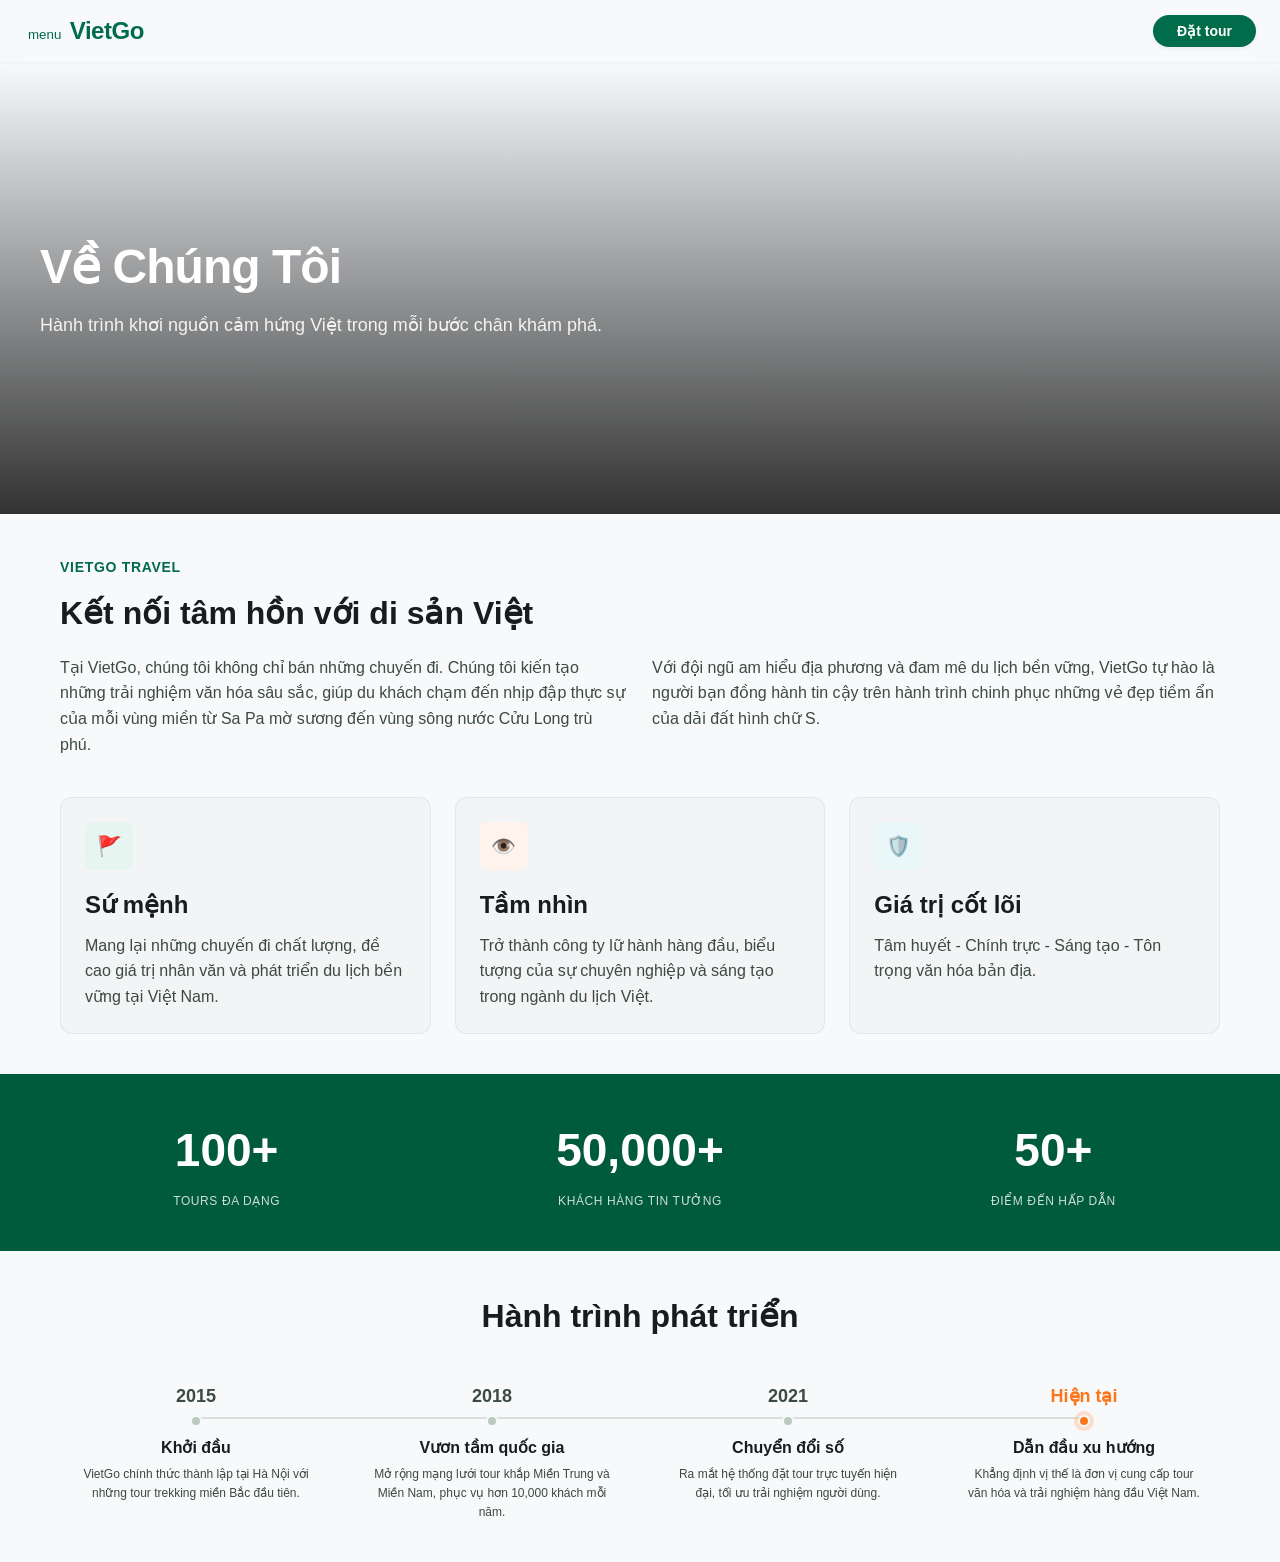
<file: about.html>
<!DOCTYPE html>
<html lang="vi">
<head>
    <meta charset="utf-8">
    <meta content="width=device-width, initial-scale=1.0" name="viewport">
    <title>Về Chúng Tôi - VietGo Travel</title>
    <link href="about.css" rel="stylesheet">
</head>
<body>

    <header class="header">
        <div>
            <button class="material-symbols-outlined menu-icon">menu</button>
            <span class="logo">VietGo</span>
        </div>
        <button class="btn-book">Đặt tour</button>
    </header>

    <main class="main-content">
        <section class="hero-section" style="background-image: linear-gradient(to top, rgba(0,0,0,0.8), rgba(0,0,0,0.4), transparent), url('https://lh3.googleusercontent.com/aida-public/[base64]');">
            <div class="hero-container">
                <h1>Về Chúng Tôi</h1>
                <p>Hành trình khơi nguồn cảm hứng Việt trong mỗi bước chân khám phá.</p>
            </div>
        </section>

        <div class="wrapper">
            <section class="intro-section">
                <span class="sub-title">VietGo Travel</span>
                <h2>Kết nối tâm hồn với di sản Việt</h2>
                <div class="intro-grid">
                    <p>Tại VietGo, chúng tôi không chỉ bán những chuyến đi. Chúng tôi kiến tạo những trải nghiệm văn hóa sâu sắc, giúp du khách chạm đến nhịp đập thực sự của mỗi vùng miền từ Sa Pa mờ sương đến vùng sông nước Cửu Long trù phú.</p>
                    <p>Với đội ngũ am hiểu địa phương và đam mê du lịch bền vững, VietGo tự hào là người bạn đồng hành tin cậy trên hành trình chinh phục những vẻ đẹp tiềm ẩn của dải đất hình chữ S.</p>
                </div>
            </section>

            <section class="values-grid">
                <div class="value-card">
                    <div class="icon bg-green">🚩</div>
                    <h3>Sứ mệnh</h3>
                    <p>Mang lại những chuyến đi chất lượng, đề cao giá trị nhân văn và phát triển du lịch bền vững tại Việt Nam.</p>
                </div>
                <div class="value-card">
                    <div class="icon bg-orange">👁️</div>
                    <h3>Tầm nhìn</h3>
                    <p>Trở thành công ty lữ hành hàng đầu, biểu tượng của sự chuyên nghiệp và sáng tạo trong ngành du lịch Việt.</p>
                </div>
                <div class="value-card">
                    <div class="icon bg-teal">🛡️</div>
                    <h3>Giá trị cốt lõi</h3>
                    <p>Tâm huyết - Chính trực - Sáng tạo - Tôn trọng văn hóa bản địa.</p>
                </div>
            </section>
        </div>

        <section class="stats-section">
            <div class="stats-grid">
                <div class="stat-item">
                    <h2>100+</h2>
                    <p>Tours đa dạng</p>
                </div>
                <div class="stat-item">
                    <h2>50,000+</h2>
                    <p>Khách hàng tin tưởng</p>
                </div>
                <div class="stat-item">
                    <h2>50+</h2>
                    <p>Điểm đến hấp dẫn</p>
                </div>
            </div>
        </section>

        <section class="wrapper timeline-section">
            <h2>Hành trình phát triển</h2>
            <div class="timeline-grid">
                <div class="timeline-item">
                    <div class="timeline-header">
                        <span class="year">2015</span>
                        <div class="dot"></div>
                    </div>
                    <div class="timeline-body">
                        <h4>Khởi đầu</h4>
                        <p>VietGo chính thức thành lập tại Hà Nội với những tour trekking miền Bắc đầu tiên.</p>
                    </div>
                </div>
                <div class="timeline-item">
                    <div class="timeline-header">
                        <span class="year">2018</span>
                        <div class="dot"></div>
                    </div>
                    <div class="timeline-body">
                        <h4>Vươn tầm quốc gia</h4>
                        <p>Mở rộng mạng lưới tour khắp Miền Trung và Miền Nam, phục vụ hơn 10,000 khách mỗi năm.</p>
                    </div>
                </div>
                <div class="timeline-item">
                    <div class="timeline-header">
                        <span class="year">2021</span>
                        <div class="dot"></div>
                    </div>
                    <div class="timeline-body">
                        <h4>Chuyển đổi số</h4>
                        <p>Ra mắt hệ thống đặt tour trực tuyến hiện đại, tối ưu trải nghiệm người dùng.</p>
                    </div>
                </div>
                <div class="timeline-item active">
                    <div class="timeline-header">
                        <span class="year">Hiện tại</span>
                        <div class="dot"></div>
                    </div>
                    <div class="timeline-body">
                        <h4>Dẫn đầu xu hướng</h4>
                        <p>Khẳng định vị thế là đơn vị cung cấp tour văn hóa và trải nghiệm hàng đầu Việt Nam.</p>
                    </div>
                </div>
            </div>
        </section>
    </main>

</body>
</html>
</file>
<file: about.css>
* {
    margin: 0;
    padding: 0;
    box-sizing: border-box;
}

body {
    background-color: #f7f9fb;
    color: #191c1e;
    font-family: 'Inter', sans-serif;
    line-height: 1.6;
}

.wrapper {
    max-width: 1200px;
    margin: 0 auto;
    padding: 0 20px;
}

.header {
    position: fixed;
    top: 0;
    left: 0;
    width: 100%;
    z-index: 50;
    display: flex;
    justify-content: space-between;
    align-items: center;
    padding: 12px 24px;
    background-color: rgba(247, 249, 251, 0.8);
    backdrop-filter: blur(12px);
    box-shadow: 0 1px 3px rgba(0,0,0,0.05);
}


.menu-icon {
    color: #006c49;
    background: transparent;
    border: none;
    cursor: pointer;
    padding: 4px;
}

.menu-icon:active, .btn-book:active {
    transform: scale(0.95);
    transition: transform 0.15s ease-in-out;
}

.logo {
    font-family: 'Plus Jakarta Sans', sans-serif;
    font-size: 24px;
    font-weight: 700;
    color: #006c49;
    letter-spacing: -0.02em;
}

.btn-book {
    background-color: #006c49;
    color: #ffffff;
    padding: 8px 24px;
    border-radius: 9999px;
    font-size: 14px;
    font-weight: 600;
    border: none;
    cursor: pointer;
    box-shadow: 0 2px 4px rgba(0,0,0,0.05);
}

.btn-book:hover {
    opacity: 0.9;
}

.main-content {
    padding-top: 64px;
    padding-bottom: 40px;
}

.hero-section {
    width: 100%;
    height: 450px;
    background-size: cover;
    background-position: center;
    background-repeat: no-repeat;
    display: flex;
    flex-direction: column;
    justify-content: center;
    padding: 0 24px;
    color: #ffffff;
}

.hero-container {
    max-width: 1200px;
    margin: 0 auto;
    width: 100%;
}

.hero-section h1 {
    font-family: 'Plus Jakarta Sans', sans-serif;
    font-size: 48px;
    font-weight: 700;
    letter-spacing: -0.02em;
    line-height: 1.2;
}

.hero-section p {
    font-size: 18px;
    margin-top: 16px;
    max-width: 600px;
    opacity: 0.9;
}

.intro-section {
    margin-top: 40px;
}

.intro-section .sub-title {
    color: #006c49;
    font-size: 14px;
    font-weight: 600;
    text-transform: uppercase;
    letter-spacing: 0.05em;
}

.intro-section h2 {
    font-family: 'Plus Jakarta Sans', sans-serif;
    font-size: 32px;
    font-weight: 700;
    color: #191c1e;
    margin-top: 8px;
}

.intro-grid {
    display: grid;
    grid-template-columns: 1fr;
    gap: 24px;
    margin-top: 16px;
    color: #3c4a42;
}

.values-grid {
    display: grid;
    grid-template-columns: 1fr;
    gap: 24px;
    margin-top: 40px;
}

.value-card {
    background-color: #f2f4f6;
    padding: 24px;
    border-radius: 12px;
    border: 1px solid rgba(187, 202, 191, 0.3);
    transition: box-shadow 0.2s;
}



.icon {
    width: 48px;
    height: 48px;
    border-radius: 8px;
    display: flex;
    align-items: center;
    justify-content: center;
    font-size: 20px;
    margin-bottom: 16px;
}

.bg-green { background-color: #e6f5f0; }
.bg-orange { background-color: #fff3eb; }
.bg-teal { background-color: #eaf7f8; }

.value-card h3 {
    font-family: 'Plus Jakarta Sans', sans-serif;
    font-size: 24px;
    font-weight: 600;
    color: #191c1e;
    margin-bottom: 8px;
}

.value-card p {
    color: #3c4a42;
}

.stats-section {
    background-color: #005a3c;
    color: #ffffff;
    margin-top: 40px;
    padding: 40px 24px;
}

.stats-grid {
    max-width: 1200px;
    margin: 0 auto;
    display: grid;
    grid-template-columns: 1fr;
    gap: 40px;
    text-align: center;
}

.stat-item h2 {
    font-size: 46px;
    font-weight: 700;
}

.stat-item p {
    font-size: 12px;
    text-transform: uppercase;
    letter-spacing: 0.05em;
    opacity: 0.8;
    margin-top: 4px;
}

.timeline-section {
    margin-top: 40px;
}

.timeline-section h2 {
    font-family: 'Plus Jakarta Sans', sans-serif;
    font-size: 32px;
    font-weight: 700;
    color: #191c1e;
    text-align: center;
    margin-bottom: 40px;
}

.timeline-grid {
    display: grid;
    grid-template-columns: 1fr;
    gap: 24px;
    position: relative;
}

.timeline-item {
    display: flex;
    flex-direction: column;
    align-items: center;
    text-align: center;
}

.timeline-header {
    display: flex;
    flex-direction: column;
    align-items: center;
    margin-bottom: 8px;
}

.timeline-header .year {
    font-size: 18px;
    font-weight: 700;
    color: #3c4a42;
    margin-bottom: 4px;
}

.timeline-header .dot {
    width: 12px;
    height: 12px;
    border-radius: 50%;
    background-color: #bbcabf;
    border: 2px solid #f7f9fb;
}

.timeline-body h4 {
    font-size: 16px;
    font-weight: 700;
    color: #191c1e;
}

.timeline-body p {
    font-size: 12px;
    color: #3c4a42;
    margin-top: 4px;
    max-width: 240px;
}

.timeline-item.active .year {
    color: #fd761a;
}

.timeline-item.active .dot {
    background-color: #fd761a;
    box-shadow: 0 0 0 4px rgba(253, 118, 26, 0.2);
}

@media (min-width: 768px) {
    .intro-grid {
        grid-template-columns: 1fr 1fr;
    }

    .values-grid {
        grid-template-columns: repeat(3, 1fr);
    }

    .stats-grid {
        grid-template-columns: repeat(3, 1fr);
    }

    .timeline-grid {
        grid-template-columns: repeat(4, 1fr);
    }

    .timeline-grid::before {
        content: '';
        position: absolute;
        top: 35px;
        left: 12%;
        width: 76%;
        height: 2px;
        background-color: rgba(187, 202, 191, 0.5);
        z-index: 0;
    }

    .timeline-item {
        z-index: 1;
    }
}
</file>
